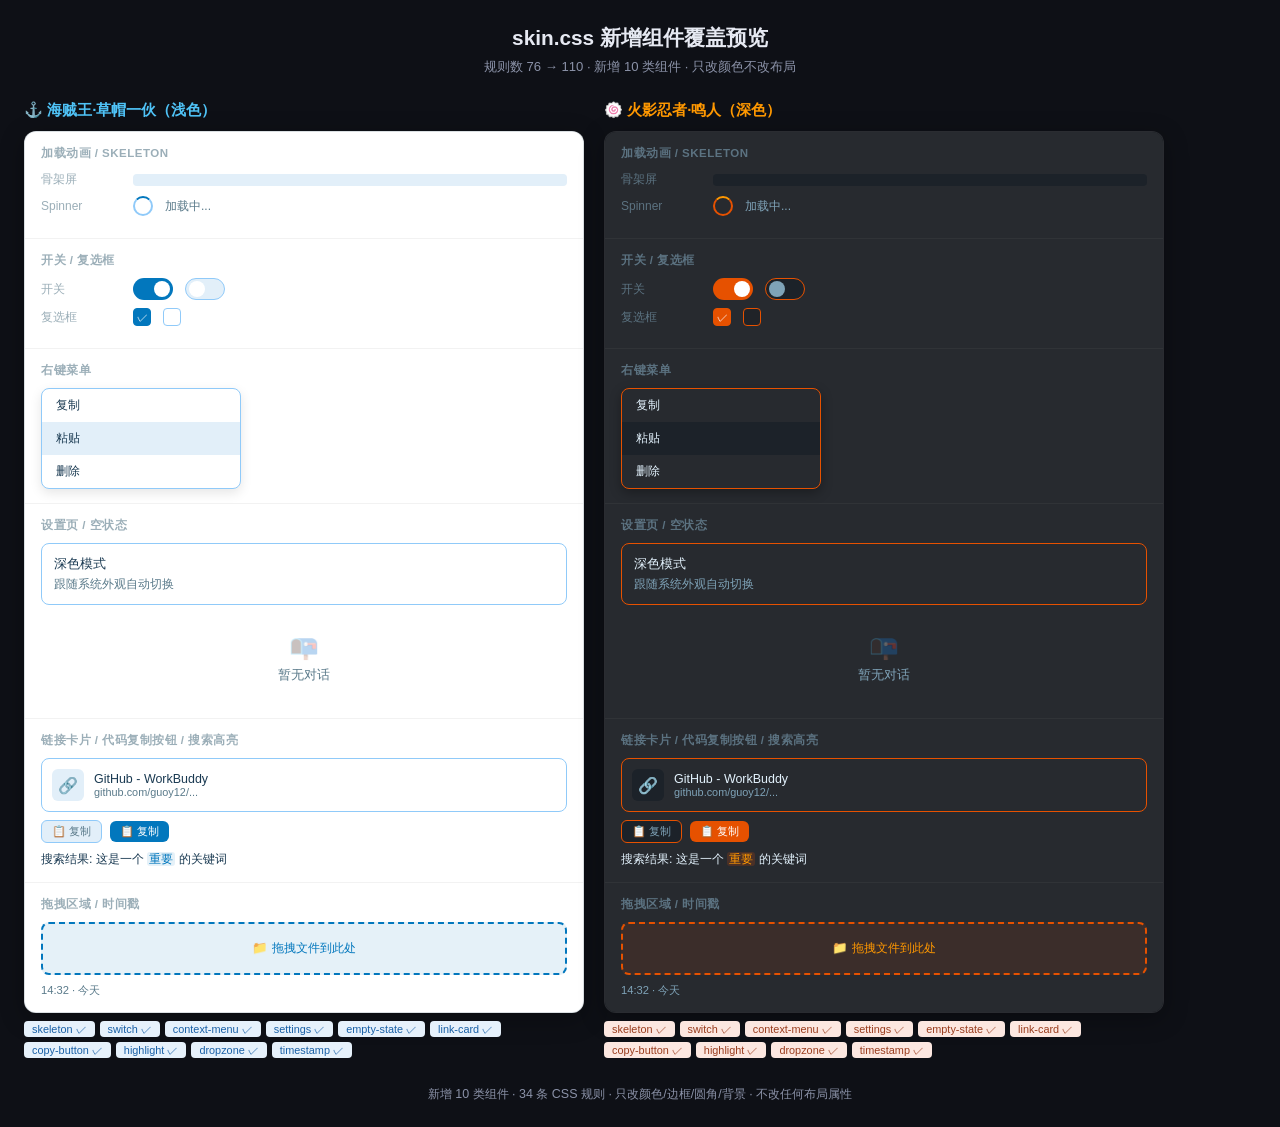
<file: preview2.html>
<!DOCTYPE html>
<html lang="zh-CN">
<head>
<meta charset="UTF-8">
<meta name="viewport" content="width=device-width, initial-scale=1.0">
<title>skin.css 新增组件预览</title>
<style>
*{margin:0;padding:0;box-sizing:border-box}
body{font-family:-apple-system,"PingFang SC","Microsoft YaHei",sans-serif;background:#0e1016;color:#e6e9f2;padding:24px}
h1{font-size:1.3rem;margin-bottom:6px;text-align:center}
.sub{color:#8b92a8;font-size:.82rem;text-align:center;margin-bottom:24px}
.row{display:flex;gap:20px;margin-bottom:28px;flex-wrap:wrap}
.col{flex:1;min-width:360px;max-width:560px}
.tt{font-size:.95rem;font-weight:600;margin-bottom:10px;display:flex;align-items:center;gap:6px}
.box{border-radius:12px;overflow:hidden;border:1px solid rgba(128,128,128,.2);box-shadow:0 6px 24px rgba(0,0,0,.3)}
.section{padding:14px 16px;border-bottom:1px solid rgba(128,128,128,.1)}
.section:last-child{border-bottom:none}
.section-title{font-size:.72rem;font-weight:600;text-transform:uppercase;letter-spacing:.5px;margin-bottom:10px;opacity:.6}
.cmp{display:flex;gap:12px;align-items:center;flex-wrap:wrap;margin-bottom:8px}
.cmp-label{font-size:.75rem;opacity:.6;width:80px;flex:none}
.tag{padding:2px 8px;border-radius:4px;font-size:.68rem;font-weight:500}
</style>
</head>
<body>
<h1>skin.css 新增组件覆盖预览</h1>
<p class="sub">规则数 76 → 110 · 新增 10 类组件 · 只改颜色不改布局</p>

<div class="row">

<!-- 海贼王 浅色 -->
<div class="col">
<div class="tt" style="color:#4fc3f7">⚓ 海贼王·草帽一伙（浅色）</div>
<div class="box" style="background:#f0f6fa;color:#1a3a52">

  <div class="section" style="background:#fff">
    <div class="section-title" style="color:#5a7a8a">加载动画 / Skeleton</div>
    <div class="cmp">
      <div class="cmp-label" style="color:#5a7a8a">骨架屏</div>
      <div style="flex:1;height:12px;border-radius:4px;background:#e2eff9"></div>
    </div>
    <div class="cmp">
      <div class="cmp-label" style="color:#5a7a8a">Spinner</div>
      <div style="width:20px;height:20px;border-radius:50%;border:2px solid #90caf9;border-top-color:#0277bd;animation:spin 1s linear infinite"></div>
      <span style="color:#5a7a8a;font-size:.75rem">加载中...</span>
    </div>
  </div>

  <div class="section" style="background:#fff">
    <div class="section-title" style="color:#5a7a8a">开关 / 复选框</div>
    <div class="cmp">
      <div class="cmp-label" style="color:#5a7a8a">开关</div>
      <div style="width:40px;height:22px;border-radius:11px;background:#0277bd;display:flex;align-items:center;padding:0 3px"><div style="width:16px;height:16px;border-radius:50%;background:#fff;margin-left:auto"></div></div>
      <div style="width:40px;height:22px;border-radius:11px;background:#e2eff9;border:1px solid #90caf9;display:flex;align-items:center;padding:0 3px"><div style="width:16px;height:16px;border-radius:50%;background:#fff"></div></div>
    </div>
    <div class="cmp">
      <div class="cmp-label" style="color:#5a7a8a">复选框</div>
      <div style="width:18px;height:18px;border-radius:4px;background:#0277bd;border:1px solid #0277bd;display:flex;align-items:center;justify-content:center;color:#fff;font-size:.7rem">✓</div>
      <div style="width:18px;height:18px;border-radius:4px;background:#fff;border:1px solid #90caf9"></div>
    </div>
  </div>

  <div class="section" style="background:#fff">
    <div class="section-title" style="color:#5a7a8a">右键菜单</div>
    <div style="background:#fff;border:1px solid #90caf9;border-radius:8px;overflow:hidden;width:200px;box-shadow:0 4px 12px rgba(0,0,0,.1)">
      <div style="padding:8px 14px;font-size:.78rem">复制</div>
      <div style="padding:8px 14px;font-size:.78rem;background:#e2eff9">粘贴</div>
      <div style="padding:8px 14px;font-size:.78rem">删除</div>
    </div>
  </div>

  <div class="section" style="background:#fff">
    <div class="section-title" style="color:#5a7a8a">设置页 / 空状态</div>
    <div style="background:#fff;border:1px solid #90caf9;border-radius:8px;padding:12px;margin-bottom:8px">
      <div style="font-size:.8rem;font-weight:500;margin-bottom:4px">深色模式</div>
      <div style="font-size:.72rem;color:#5a7a8a">跟随系统外观自动切换</div>
    </div>
    <div style="text-align:center;padding:20px;color:#5a7a8a;font-size:.8rem">
      <div style="font-size:1.5rem;margin-bottom:6px;opacity:.3">📭</div>
      暂无对话
    </div>
  </div>

  <div class="section" style="background:#fff">
    <div class="section-title" style="color:#5a7a8a">链接卡片 / 代码复制按钮 / 搜索高亮</div>
    <div style="background:#fff;border:1px solid #90caf9;border-radius:8px;padding:10px;margin-bottom:8px;display:flex;gap:10px;align-items:center">
      <div style="width:32px;height:32px;border-radius:6px;background:#e2eff9;display:flex;align-items:center;justify-content:center;font-size:1rem">🔗</div>
      <div><div style="font-size:.78rem;font-weight:500">GitHub - WorkBuddy</div><div style="font-size:.68rem;color:#5a7a8a">github.com/guoy12/...</div></div>
    </div>
    <div style="display:flex;gap:8px;align-items:center;margin-bottom:8px">
      <div style="background:#e2eff9;color:#5a7a8a;border:1px solid #90caf9;border-radius:6px;padding:3px 10px;font-size:.7rem;cursor:pointer">📋 复制</div>
      <div style="background:#0277bd;color:#fff;border-radius:6px;padding:3px 10px;font-size:.7rem;cursor:pointer">📋 复制</div>
    </div>
    <div style="font-size:.78rem">搜索结果: 这是一个 <mark style="background:rgba(2,119,189,.1);color:#0277bd;border-radius:3px;padding:0 2px">重要</mark> 的关键词</div>
  </div>

  <div class="section" style="background:#fff">
    <div class="section-title" style="color:#5a7a8a">拖拽区域 / 时间戳</div>
    <div style="border:2px dashed #0277bd;border-radius:8px;background:rgba(2,119,189,.1);padding:16px;text-align:center;font-size:.78rem;color:#0277bd;margin-bottom:8px">📁 拖拽文件到此处</div>
    <div style="font-size:.7rem;color:#5a7a8a">14:32 · 今天</div>
  </div>

</div>
<div style="display:flex;gap:5px;margin-top:8px;flex-wrap:wrap">
  <span class="tag" style="background:#e6f1fb;color:#185fa5">skeleton ✓</span>
  <span class="tag" style="background:#e6f1fb;color:#185fa5">switch ✓</span>
  <span class="tag" style="background:#e6f1fb;color:#185fa5">context-menu ✓</span>
  <span class="tag" style="background:#e6f1fb;color:#185fa5">settings ✓</span>
  <span class="tag" style="background:#e6f1fb;color:#185fa5">empty-state ✓</span>
  <span class="tag" style="background:#e6f1fb;color:#185fa5">link-card ✓</span>
  <span class="tag" style="background:#e6f1fb;color:#185fa5">copy-button ✓</span>
  <span class="tag" style="background:#e6f1fb;color:#185fa5">highlight ✓</span>
  <span class="tag" style="background:#e6f1fb;color:#185fa5">dropzone ✓</span>
  <span class="tag" style="background:#e6f1fb;color:#185fa5">timestamp ✓</span>
</div>
</div>

<!-- 火影 深色 -->
<div class="col">
<div class="tt" style="color:#ff9800">🍥 火影忍者·鸣人（深色）</div>
<div class="box" style="background:#14171d;color:#e3f2fd">

  <div class="section" style="background:#272a2f">
    <div class="section-title" style="color:#7fa3b8">加载动画 / Skeleton</div>
    <div class="cmp">
      <div class="cmp-label" style="color:#7fa3b8">骨架屏</div>
      <div style="flex:1;height:12px;border-radius:4px;background:#1c2229"></div>
    </div>
    <div class="cmp">
      <div class="cmp-label" style="color:#7fa3b8">Spinner</div>
      <div style="width:20px;height:20px;border-radius:50%;border:2px solid #e65100;border-top-color:#ff9800;animation:spin 1s linear infinite"></div>
      <span style="color:#7fa3b8;font-size:.75rem">加载中...</span>
    </div>
  </div>

  <div class="section" style="background:#272a2f">
    <div class="section-title" style="color:#7fa3b8">开关 / 复选框</div>
    <div class="cmp">
      <div class="cmp-label" style="color:#7fa3b8">开关</div>
      <div style="width:40px;height:22px;border-radius:11px;background:#e65100;display:flex;align-items:center;padding:0 3px"><div style="width:16px;height:16px;border-radius:50%;background:#fff;margin-left:auto"></div></div>
      <div style="width:40px;height:22px;border-radius:11px;background:#1c2229;border:1px solid #e65100;display:flex;align-items:center;padding:0 3px"><div style="width:16px;height:16px;border-radius:50%;background:#7fa3b8"></div></div>
    </div>
    <div class="cmp">
      <div class="cmp-label" style="color:#7fa3b8">复选框</div>
      <div style="width:18px;height:18px;border-radius:4px;background:#e65100;border:1px solid #e65100;display:flex;align-items:center;justify-content:center;color:#fff;font-size:.7rem">✓</div>
      <div style="width:18px;height:18px;border-radius:4px;background:#202328;border:1px solid #e65100"></div>
    </div>
  </div>

  <div class="section" style="background:#272a2f">
    <div class="section-title" style="color:#7fa3b8">右键菜单</div>
    <div style="background:#272a2f;border:1px solid #e65100;border-radius:8px;overflow:hidden;width:200px;box-shadow:0 4px 12px rgba(0,0,0,.3)">
      <div style="padding:8px 14px;font-size:.78rem;color:#e3f2fd">复制</div>
      <div style="padding:8px 14px;font-size:.78rem;background:#1c2229;color:#e3f2fd">粘贴</div>
      <div style="padding:8px 14px;font-size:.78rem;color:#e3f2fd">删除</div>
    </div>
  </div>

  <div class="section" style="background:#272a2f">
    <div class="section-title" style="color:#7fa3b8">设置页 / 空状态</div>
    <div style="background:#272a2f;border:1px solid #e65100;border-radius:8px;padding:12px;margin-bottom:8px">
      <div style="font-size:.8rem;font-weight:500;margin-bottom:4px;color:#e3f2fd">深色模式</div>
      <div style="font-size:.72rem;color:#7fa3b8">跟随系统外观自动切换</div>
    </div>
    <div style="text-align:center;padding:20px;color:#7fa3b8;font-size:.8rem">
      <div style="font-size:1.5rem;margin-bottom:6px;opacity:.3">📭</div>
      暂无对话
    </div>
  </div>

  <div class="section" style="background:#272a2f">
    <div class="section-title" style="color:#7fa3b8">链接卡片 / 代码复制按钮 / 搜索高亮</div>
    <div style="background:#272a2f;border:1px solid #e65100;border-radius:8px;padding:10px;margin-bottom:8px;display:flex;gap:10px;align-items:center">
      <div style="width:32px;height:32px;border-radius:6px;background:#1c2229;display:flex;align-items:center;justify-content:center;font-size:1rem">🔗</div>
      <div><div style="font-size:.78rem;font-weight:500;color:#e3f2fd">GitHub - WorkBuddy</div><div style="font-size:.68rem;color:#7fa3b8">github.com/guoy12/...</div></div>
    </div>
    <div style="display:flex;gap:8px;align-items:center;margin-bottom:8px">
      <div style="background:#1c2229;color:#7fa3b8;border:1px solid #e65100;border-radius:6px;padding:3px 10px;font-size:.7rem;cursor:pointer">📋 复制</div>
      <div style="background:#e65100;color:#fff;border-radius:6px;padding:3px 10px;font-size:.7rem;cursor:pointer">📋 复制</div>
    </div>
    <div style="font-size:.78rem;color:#e3f2fd">搜索结果: 这是一个 <mark style="background:rgba(230,81,0,.18);color:#ff9800;border-radius:3px;padding:0 2px">重要</mark> 的关键词</div>
  </div>

  <div class="section" style="background:#272a2f">
    <div class="section-title" style="color:#7fa3b8">拖拽区域 / 时间戳</div>
    <div style="border:2px dashed #e65100;border-radius:8px;background:rgba(230,81,0,.1);padding:16px;text-align:center;font-size:.78rem;color:#ff9800;margin-bottom:8px">📁 拖拽文件到此处</div>
    <div style="font-size:.7rem;color:#7fa3b8">14:32 · 今天</div>
  </div>

</div>
<div style="display:flex;gap:5px;margin-top:8px;flex-wrap:wrap">
  <span class="tag" style="background:#fce7e0;color:#993c1d">skeleton ✓</span>
  <span class="tag" style="background:#fce7e0;color:#993c1d">switch ✓</span>
  <span class="tag" style="background:#fce7e0;color:#993c1d">context-menu ✓</span>
  <span class="tag" style="background:#fce7e0;color:#993c1d">settings ✓</span>
  <span class="tag" style="background:#fce7e0;color:#993c1d">empty-state ✓</span>
  <span class="tag" style="background:#fce7e0;color:#993c1d">link-card ✓</span>
  <span class="tag" style="background:#fce7e0;color:#993c1d">copy-button ✓</span>
  <span class="tag" style="background:#fce7e0;color:#993c1d">highlight ✓</span>
  <span class="tag" style="background:#fce7e0;color:#993c1d">dropzone ✓</span>
  <span class="tag" style="background:#fce7e0;color:#993c1d">timestamp ✓</span>
</div>
</div>

</div>

<style>@keyframes spin{to{transform:rotate(360deg)}}</style>
<p style="text-align:center;color:#8b92a8;font-size:.78rem;margin-top:16px">
  新增 10 类组件 · 34 条 CSS 规则 · 只改颜色/边框/圆角/背景 · 不改任何布局属性
</p>
</body>
</html>
</file>
